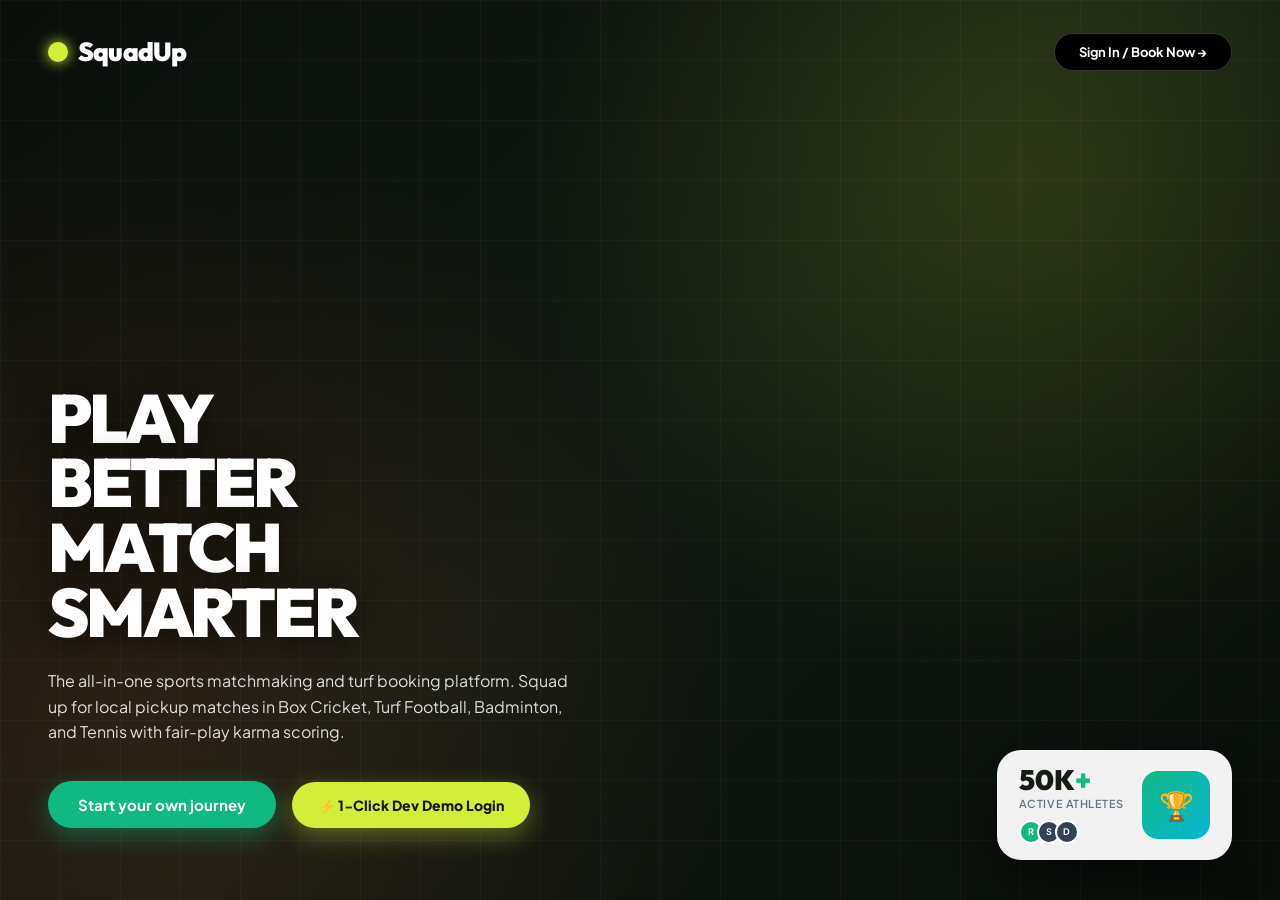
<file: index.html>
<!doctype html>
<html lang="en">
  <head>
    <meta charset="UTF-8" />
    <link rel="icon" type="image/svg+xml" href="data:image/svg+xml,<svg xmlns='http://www.w3.org/2000/svg' viewBox='0 0 100 100'><text y='.9em' font-size='90'>🎾</text></svg>" />
    <meta name="viewport" content="width=device-width, initial-scale=1.0" />
    <title>SquadUp — Sports Matchmaking & Turf Booking</title>
    <link rel="stylesheet" href="/style.css">
  </head>
  <body>
    <div id="app">

      <!-- ========================================== -->
      <!-- VIEW 0: HERO LANDING & AUTH (SquadUp)      -->
      <!-- ========================================== -->
      <div id="view-auth" class="hero-landing-wrapper">
        
        <!-- Floating Frosted Header -->
        <header class="hero-header">
          <div class="hero-brand">
            <div class="hero-brand-ball"></div>
            <span>SquadUp</span>
          </div>

          <button class="hero-auth-btn" id="hero-login-trigger-btn" onclick="toggleAuthModal(true)">
            <span>Sign In / Book Now &rarr;</span>
          </button>
        </header>

        <!-- Giant Editorial Hero Content -->
        <div class="hero-body-content">
          <h1 class="hero-massive-title">
            PLAY<br>
            BETTER<br>
            MATCH<br>
            SMARTER
          </h1>
          <p class="hero-subtitle">
            The all-in-one sports matchmaking and turf booking platform. Squad up for local pickup matches in Box Cricket, Turf Football, Badminton, and Tennis with fair-play karma scoring.
          </p>

          <div class="hero-cta-group">
            <button type="button" class="btn-coral-journey" onclick="toggleAuthModal(true)">
              Start your own journey
            </button>
            <button type="button" class="btn-lime-dev" id="quick-dev-login-btn">
              ⚡ 1-Click Dev Demo Login
            </button>
          </div>
        </div>

        <!-- Floating Proof Widget (Bottom Right) -->
        <div class="hero-proof-card">
          <div>
            <div class="proof-number">50K<span>+</span></div>
            <div class="proof-label">Active Athletes</div>
            <div class="proof-avatars-row">
              <div class="proof-avatar-dot">R</div>
              <div class="proof-avatar-dot">S</div>
              <div class="proof-avatar-dot">D</div>
            </div>
          </div>
          <div class="proof-thumb-preview">🏆</div>
        </div>

        <!-- Auth Popup Form Card (Opened on CTA) -->
        <div id="auth-modal-card" class="auth-popup-card">
          <div style="display: flex; align-items: center; justify-content: space-between; margin-bottom: 20px;">
            <div class="hero-brand" style="font-size: 20px;">
              <div class="hero-brand-ball"></div>
              <span>Turf Sign In</span>
            </div>
            <button type="button" class="topbar-round-btn" onclick="toggleAuthModal(false)">&times;</button>
          </div>

          <!-- Quick Dev Demo Login -->
          <button type="button" class="btn-lime-dev" id="popup-dev-login-btn" style="width: 100%; margin-bottom: 16px;">
            ⚡ 1-Click Dev Demo Login
          </button>

          <!-- Login Form -->
          <form id="login-form">
            <div style="margin-bottom: 14px;">
              <label style="font-size: 11px; font-weight: 700; color: #94A3B8; text-transform: uppercase;">Email Address</label>
              <input type="email" id="login-email" class="filter-pill-canvas" style="width: 100%; margin-top: 6px; border-radius: var(--radius-md); background: #0B100B; color: #FFF; border-color: rgba(255,255,255,0.15);" value="dev@example.com" required>
            </div>
            <div style="margin-bottom: 20px;">
              <label style="font-size: 11px; font-weight: 700; color: #94A3B8; text-transform: uppercase;">Password</label>
              <input type="password" id="login-password" class="filter-pill-canvas" style="width: 100%; margin-top: 6px; border-radius: var(--radius-md); background: #0B100B; color: #FFF; border-color: rgba(255,255,255,0.15);" value="devpassword123" required>
            </div>
            <button type="submit" class="btn-coral-journey" style="width: 100%; display: flex; align-items: center; justify-content: center; text-align: center;">Log In to Dashboard</button>
          </form>

          <!-- Register Form (Hidden by default) -->
          <form id="register-form" style="display: none;">
            <div style="margin-bottom: 12px;">
              <label style="font-size: 11px; font-weight: 700; color: #94A3B8; text-transform: uppercase;">Full Name</label>
              <input type="text" id="register-name" class="filter-pill-canvas" style="width: 100%; margin-top: 4px; border-radius: var(--radius-md); background: #0B100B; color: #FFF;" placeholder="Rajat Sharma" required>
            </div>
            <div style="margin-bottom: 12px;">
              <label style="font-size: 11px; font-weight: 700; color: #94A3B8; text-transform: uppercase;">Email</label>
              <input type="email" id="register-email" class="filter-pill-canvas" style="width: 100%; margin-top: 4px; border-radius: var(--radius-md); background: #0B100B; color: #FFF;" placeholder="rajat@example.com" required>
            </div>
            <div style="margin-bottom: 12px;">
              <label style="font-size: 11px; font-weight: 700; color: #94A3B8; text-transform: uppercase;">Password</label>
              <input type="password" id="register-password" class="filter-pill-canvas" style="width: 100%; margin-top: 4px; border-radius: var(--radius-md); background: #0B100B; color: #FFF;" placeholder="Min. 8 characters" required>
            </div>
            <div style="margin-bottom: 12px;">
              <label style="font-size: 11px; font-weight: 700; color: #94A3B8; text-transform: uppercase;">Skill Level</label>
              <select id="register-skill" class="filter-pill-canvas" style="width: 100%; margin-top: 4px; border-radius: var(--radius-md); background: #0B100B; color: #FFF;">
                <option value="Beginner">Beginner (Casual games)</option>
                <option value="Intermediate" selected>Intermediate (Regular player)</option>
                <option value="Advanced">Advanced (Competitive club level)</option>
              </select>
            </div>
            <div style="margin-bottom: 16px;">
              <label style="font-size: 11px; font-weight: 700; color: #94A3B8; text-transform: uppercase;">City</label>
              <select id="register-city" class="filter-pill-canvas" style="width: 100%; margin-top: 4px; border-radius: var(--radius-md); background: #0B100B; color: #FFF;">
                <option value="Mumbai" selected>Mumbai</option>
                <option value="Bangalore">Bangalore</option>
                <option value="Delhi">Delhi</option>
                <option value="Pune">Pune</option>
                <option value="Hyderabad">Hyderabad</option>
                <option value="Chennai">Chennai</option>
              </select>
            </div>
            <button type="submit" class="btn-coral-journey" style="width: 100%; display: flex; align-items: center; justify-content: center; text-align: center;">Create Account</button>
          </form>

          <div style="text-align: center; margin-top: 18px; font-size: 13px; color: #94A3B8;">
            <span id="auth-switch-text">Don't have an account?</span>
            <span id="auth-switch-btn" style="color: var(--primary-lime); font-weight: 700; cursor: pointer; margin-left: 6px;">Sign Up</span>
          </div>
        </div>
      </div>

      <!-- ========================================== -->
      <!-- VIEW 1: BENTO DASHBOARD ("SquadUp")        -->
      <!-- ========================================== -->
      <div id="main-app" class="match-app-layout" style="display: none;">
        
        <!-- Left Sleek Dark Sidebar -->
        <aside class="match-sidebar">
          <div>
            <div class="match-brand-logo">
              <div class="tennis-ball-icon"></div>
              <span>SquadUp</span>
            </div>

            <ul class="match-nav-list">
              <li>
                <a class="match-nav-item active" data-view="dashboard">
                  <svg fill="none" stroke="currentColor" viewBox="0 0 24 24"><rect x="3" y="3" width="7" height="9" rx="1"/><rect x="14" y="3" width="7" height="5" rx="1"/><rect x="14" y="12" width="7" height="9" rx="1"/><rect x="3" y="16" width="7" height="5" rx="1"/></svg>
                  <span>Dashboard</span>
                </a>
              </li>
              <li>
                <a class="match-nav-item" data-view="games">
                  <svg fill="none" stroke="currentColor" viewBox="0 0 24 24"><circle cx="12" cy="12" r="10"/><path d="M12 2a14.5 14.5 0 0 0 0 20 14.5 14.5 0 0 0 0-20"/><path d="M2 12h20"/></svg>
                  <span>Live Games</span>
                </a>
              </li>
              <li>
                <a class="match-nav-item" data-view="venues">
                  <svg fill="none" stroke="currentColor" viewBox="0 0 24 24"><path d="M21 10c0 7-9 13-9 13s-9-6-9-13a9 9 0 0 1 18 0z"/><circle cx="12" cy="10" r="3"/></svg>
                  <span>Turf Venues</span>
                </a>
              </li>
              <li>
                <a class="match-nav-item" data-view="teams">
                  <svg fill="none" stroke="currentColor" viewBox="0 0 24 24"><path d="M17 21v-2a4 4 0 0 0-4-4H5a4 4 0 0 0-4 4v2"/><circle cx="9" cy="7" r="4"/><path d="M23 21v-2a4 4 0 0 0-3-3.87"/></svg>
                  <span>Teams & Clubs</span>
                </a>
              </li>
              <li>
                <a class="match-nav-item" data-view="social">
                  <svg fill="none" stroke="currentColor" viewBox="0 0 24 24"><path d="M16 21v-2a4 4 0 0 0-4-4H6a4 4 0 0 0-4 4v2"/><circle cx="9" cy="7" r="4"/><path d="M22 21v-2a4 4 0 0 0-3-3.87"/><path d="M16 3.13a4 4 0 0 1 0 7.75"/></svg>
                  <span>Athletes Feed</span>
                </a>
              </li>
              <li>
                <a class="match-nav-item" data-view="profile">
                  <svg fill="none" stroke="currentColor" viewBox="0 0 24 24"><circle cx="12" cy="12" r="3"/><path d="M19.4 15a1.65 1.65 0 0 0 .33 1.82l.06.06a2 2 0 1 1-2.83 2.83l-.06-.06a1.65 1.65 0 0 0-1.82-.33 1.65 1.65 0 0 0-1 1.51V21a2 2 0 0 1-4 0v-.09A1.65 1.65 0 0 0 9 19.4a1.65 1.65 0 0 0-1.82.33l-.06.06a2 2 0 1 1 2.83-2.83l.06-.06a1.65 1.65 0 0 0 .33-1.82V9a1.65 1.65 0 0 0 1.51 1H21a2 2 0 0 1 0 4h-.09a1.65 1.65 0 0 0-1.51 1z"/></svg>
                  <span>My Profile</span>
                </a>
              </li>
            </ul>
          </div>

          <!-- Bottom Pro Card & Sign Out -->
          <div>
            <div class="sidebar-pro-card">
              <div class="tennis-ball-icon" style="margin: 0 auto 8px auto;"></div>
              <div class="sidebar-pro-title">Host a Match</div>
              <div class="sidebar-pro-desc">Launch an open lobby for local pickup players.</div>
              <button class="btn-lime-dev" style="font-size: 11px; padding: 6px 14px;" onclick="openHostGameModal()">+ Host Game</button>
            </div>

            <button id="logout-btn" style="width: 100%; background: transparent; border: none; color: rgba(255,255,255,0.4); font-weight: 700; font-size: 12px; margin-top: 16px; cursor: pointer; text-transform: uppercase;">
              Sign Out
            </button>
          </div>
        </aside>

        <!-- Main Matcha Bento Canvas -->
        <main class="match-main-canvas">

          <!-- Topbar with Welcome & Metrics -->
          <div class="match-topbar">
            <div>
              <h1 class="match-greeting-title" id="dash-greeting">Welcome Athlete!</h1>
              <div class="match-date-sub" id="dash-today-date">TODAY IS SATURDAY, 11TH NOVEMBER 2026</div>
            </div>

            <div class="match-topbar-pills">
              <!-- City Selector Dropdown -->
              <div style="background: #FFF; border-radius: var(--radius-full); padding: 4px 14px; display: flex; align-items: center; gap: 6px;">
                <span style="font-size: 12px; color: var(--text-dark-muted); font-weight: 700;">📍 CITY:</span>
                <select id="global-city-selector" style="border: none; background: transparent; font-weight: 800; font-size: 12px; color: var(--text-dark); outline: none; cursor: pointer;">
                  <option value="Mumbai">Mumbai</option>
                  <option value="Bangalore">Bangalore</option>
                  <option value="Delhi">Delhi</option>
                  <option value="Pune">Pune</option>
                  <option value="Hyderabad">Hyderabad</option>
                  <option value="Chennai">Chennai</option>
                </select>
              </div>

              <div class="stat-pill">
                <svg width="16" height="16" fill="none" stroke="currentColor" viewBox="0 0 24 24"><path d="M17 21v-2a4 4 0 0 0-4-4H5a4 4 0 0 0-4 4v2"/><circle cx="9" cy="7" r="4"/></svg>
                <span id="pill-followers">0 FOLLOWERS</span>
              </div>
              <div class="stat-pill">
                <svg width="16" height="16" fill="none" stroke="currentColor" viewBox="0 0 24 24"><polygon points="5 3 19 12 5 21 5 3"/></svg>
                <span id="pill-matches">0 MATCHES</span>
              </div>

              <!-- Action Icons -->
              <button class="topbar-round-btn" title="Search"><svg width="16" height="16" fill="none" stroke="currentColor" viewBox="0 0 24 24"><circle cx="11" cy="11" r="8"/><path d="M21 21l-4.35-4.35"/></svg></button>
              <button class="topbar-round-btn" title="Notifications"><svg width="16" height="16" fill="none" stroke="currentColor" viewBox="0 0 24 24"><path d="M18 8A6 6 0 0 0 6 8c0 7-3 9-3 9h18s-3-2-3-9M13.73 21a2 2 0 0 1-3.46 0"/></svg></button>
            </div>
          </div>

          <!-- Dynamic Views Container -->
          <div>

            <!-- ========================================== -->
            <!-- VIEW: DASHBOARD BENTO GRID                 -->
            <!-- ========================================== -->
            <div id="view-dashboard" class="hub-content-section active">
              <div class="bento-grid">
                
                <!-- 1. Left Vertical Athlete Showcase Card -->
                <div class="bento-athlete-card">
                  <div class="athlete-glass-overlay">
                    <div class="athlete-badge-header">
                      <div class="athlete-thumb" id="dash-avatar-letter">A</div>
                      <div>
                        <div class="athlete-name" id="dash-athlete-name">Athlete</div>
                        <div class="athlete-country" id="dash-athlete-city">🌐 MUMBAI, INDIA</div>
                      </div>
                    </div>

                    <div class="athlete-meta-grid">
                      <div>Skill: <span id="dash-athlete-skill">Intermediate</span></div>
                      <div>Role: <span id="dash-athlete-role">Pro Player</span></div>
                      <div>Karma: <span id="dash-athlete-karma" style="color: #D97706;">⚡ 5.0 / 5.0</span></div>
                      <div>Circuit: <span>Turf Champions</span></div>
                    </div>
                  </div>
                </div>

                <!-- 2. Top Center/Right: My Next Match VS Card -->
                <div class="bento-next-match">
                  <div class="match-header-row">
                    <h3>My Next Match</h3>
                    <div class="match-date-badge">
                      <svg width="14" height="14" fill="none" stroke="currentColor" viewBox="0 0 24 24"><rect x="3" y="4" width="18" height="18" rx="2" ry="2"/><line x1="16" y1="2" x2="16" y2="6"/><line x1="8" y1="2" x2="8" y2="6"/><line x1="3" y1="10" x2="21" y2="10"/></svg>
                      <span id="next-match-date">READY TO COMPETE</span>
                    </div>
                  </div>

                  <div class="match-versus-row">
                    <div class="vs-fighter-card player1">
                      <div style="font-weight: 800; font-size: 16px;" id="vs-fighter-1">Open Match Lobbies</div>
                      <div style="font-size: 11px; color: var(--primary-lime); font-weight: 700;">FIND PICKUP PLAYERS</div>
                    </div>

                    <div class="vs-badge-circle">VS</div>

                    <div class="vs-fighter-card player2">
                      <div style="font-weight: 800; font-size: 16px;" id="vs-fighter-2">Ready to Play</div>
                      <div style="font-size: 11px; color: #F59E0B; font-weight: 700;">HOST A MATCH</div>
                    </div>
                  </div>

                  <div style="display: flex; gap: 10px; margin-top: 16px;">
                    <button class="btn-lime-dev" style="flex: 1; font-size: 12px;" onclick="switchView('games')">View Match Lobbies</button>
                    <button class="btn-coral-journey" style="padding: 8px 18px; font-size: 12px;" onclick="openHostGameModal()">+ Host Match</button>
                  </div>
                </div>

                <!-- 3. Middle Left: Latest Scores Card -->
                <div class="bento-scores-card">
                  <div style="display: flex; align-items: center; justify-content: space-between;">
                    <h3 style="font-size: 18px; font-weight: 800;">Latest Scores</h3>
                    <span style="font-size: 11px; font-weight: 700; text-transform: uppercase; color: var(--text-dark-muted); cursor: pointer;" onclick="switchView('games')">VIEW ALL &rarr;</span>
                  </div>

                  <div class="score-tabs">
                    <button class="score-tab-pill active">Cricket</button>
                    <button class="score-tab-pill">Football</button>
                    <button class="score-tab-pill">Badminton</button>
                  </div>

                  <div class="live-score-box" id="live-score-box-container">
                    <div>
                      <div style="font-weight: 800; font-size: 13px;" id="live-score-title">⚡ PICKUP MATCHES</div>
                      <div style="font-size: 11px; color: var(--text-dark-muted);" id="live-score-sub">Play your first match to record scores!</div>
                    </div>
                    <span style="background: #141C12; color: var(--primary-lime); padding: 4px 10px; border-radius: var(--radius-full); font-size: 11px; font-weight: 800;" id="live-score-tag">NEW ROSTER</span>
                  </div>
                </div>

                <!-- 4. Middle Right: Statistic Card -->
                <div class="bento-stat-card">
                  <div class="stat-subtext">Career Performance</div>
                  <div class="stat-big-number" id="stat-big-wins">0 Matches</div>
                  <div style="font-size: 13px; font-weight: 700; color: var(--primary-lime);" id="stat-ratio-text">[ Ready to Compete ]</div>
                </div>

                <!-- 5. Bottom Row Breakdown Pills -->
                <div class="bento-bottom-row">
                  <div class="win-pill-card">
                    <div>
                      <div class="win-pill-title">Box Cricket Matches</div>
                      <div class="win-pill-count" id="wins-singles">0 Matches</div>
                    </div>
                    <div class="tennis-ball-icon"></div>
                  </div>

                  <div class="win-pill-card">
                    <div>
                      <div class="win-pill-title">Turf Football 5v5</div>
                      <div class="win-pill-count" id="wins-doubles">0 Matches</div>
                    </div>
                    <div class="tennis-ball-icon"></div>
                  </div>

                  <div class="win-pill-card">
                    <div>
                      <div class="win-pill-title">Badminton & Tennis</div>
                      <div class="win-pill-count" id="wins-mixed">0 Matches</div>
                    </div>
                    <div class="tennis-ball-icon"></div>
                  </div>
                </div>

              </div>
            </div>

            <!-- ========================================== -->
            <!-- VIEW: LIVE GAMES LOOP                      -->
            <!-- ========================================== -->
            <div id="view-games" class="hub-content-section">
              <div style="display: flex; align-items: center; justify-content: space-between; margin-bottom: 24px;">
                <div>
                  <h2 style="font-size: 26px; font-weight: 900;">Live Matches Loop</h2>
                  <p style="color: var(--text-dark-muted); font-size: 13px;">Find active game lobbies or host your own pickup match.</p>
                </div>
                <button class="btn-coral-journey" onclick="openHostGameModal()">+ Host a Match Lobby</button>
              </div>

              <!-- Filter Pills -->
              <div style="display: flex; gap: 8px; margin-bottom: 24px; overflow-x: auto;" id="games-sport-filters">
                <button class="filter-pill-canvas active" data-sport="">All Sports</button>
                <button class="filter-pill-canvas" data-sport="Football">⚽ Football</button>
                <button class="filter-pill-canvas" data-sport="Cricket">🏏 Cricket</button>
                <button class="filter-pill-canvas" data-sport="Badminton">🏸 Badminton</button>
                <button class="filter-pill-canvas" data-sport="Basketball">🏀 Basketball</button>
                <button class="filter-pill-canvas" data-sport="Tennis">🎾 Tennis</button>
              </div>

              <div id="games-grid-container" style="display: grid; grid-template-columns: repeat(auto-fill, minmax(300px, 1fr)); gap: 20px;"></div>
            </div>

            <!-- ========================================== -->
            <!-- VIEW: TURF VENUES & BOOKINGS               -->
            <!-- ========================================== -->
            <div id="view-venues" class="hub-content-section">
              <div style="display: flex; align-items: center; justify-content: space-between; margin-bottom: 24px;">
                <div>
                  <h2 style="font-size: 26px; font-weight: 900;">Turf Arenas & Booking</h2>
                  <p style="color: var(--text-dark-muted); font-size: 13px;">Discover licensed courts and book slots with double-booking lock protection.</p>
                </div>
                <div style="display: flex; gap: 10px;">
                  <button class="btn-lime-dev" onclick="openHostGameModal()">+ Host a Match</button>
                  <button class="btn-coral-journey" id="btn-register-venue" style="display: none;" onclick="openCreateVenueModal()">+ Register Arena</button>
                </div>
              </div>

              <div id="venues-grid-container" style="display: grid; grid-template-columns: repeat(auto-fill, minmax(320px, 1fr)); gap: 20px;"></div>

              <div class="hub-card" style="margin-top: 32px;">
                <h3 style="font-size: 18px; margin-bottom: 16px;">My Active Court Reservations</h3>
                <div id="my-bookings-container"></div>
              </div>
            </div>

            <!-- ========================================== -->
            <!-- VIEW: TEAMS & CLUBS                        -->
            <!-- ========================================== -->
            <div id="view-teams" class="hub-content-section">
              <div style="display: flex; align-items: center; justify-content: space-between; margin-bottom: 24px;">
                <div>
                  <h2 style="font-size: 26px; font-weight: 900;">Teams & Sports Clubs</h2>
                  <p style="color: var(--text-dark-muted); font-size: 13px;">Manage clubs, roster captains, and squad pickups.</p>
                </div>
                <button class="btn-coral-journey" onclick="openCreateTeamModal()">+ Create Team Club</button>
              </div>

              <div id="teams-grid-container" style="display: grid; grid-template-columns: repeat(auto-fill, minmax(300px, 1fr)); gap: 20px;"></div>
            </div>

            <!-- ========================================== -->
            <!-- VIEW: ATHLETES SOCIAL FEED                 -->
            <!-- ========================================== -->
            <div id="view-social" class="hub-content-section">
              <div style="display: flex; align-items: center; justify-content: space-between; margin-bottom: 24px;">
                <div>
                  <h2 style="font-size: 26px; font-weight: 900;">Athletes Social Network</h2>
                  <p style="color: var(--text-dark-muted); font-size: 13px;">Connect with players, discover teammates, and track game invites.</p>
                </div>
              </div>

              <div style="display: grid; grid-template-columns: 1fr 1fr; gap: 20px;">
                <div class="hub-card">
                  <h3 style="font-size: 18px; margin-bottom: 16px;">Discover Athletes</h3>
                  <div id="athletes-directory-container"></div>
                </div>
                <div class="hub-card">
                  <h3 style="font-size: 18px; margin-bottom: 16px;">Network Activity</h3>
                  <div id="social-activity-feed"></div>
                </div>
              </div>
            </div>

            <!-- ========================================== -->
            <!-- VIEW: MY PROFILE & SETTINGS                -->
            <!-- ========================================== -->
            <div id="view-profile" class="hub-content-section">
              <div style="display: flex; align-items: center; justify-content: space-between; margin-bottom: 24px;">
                <div>
                  <h2 style="font-size: 26px; font-weight: 900;">Athlete Profile & Karma</h2>
                  <p style="color: var(--text-dark-muted); font-size: 13px;">Update your sport skills, location, and fair-play rating.</p>
                </div>
              </div>

              <div style="display: grid; grid-template-columns: 1fr 1fr; gap: 20px;">
                <div class="hub-card">
                  <h3 style="font-size: 18px; margin-bottom: 16px;">Edit Profile</h3>
                  <form id="profile-edit-form">
                    <div style="margin-bottom: 14px;">
                      <label style="font-size: 12px; font-weight: 700; color: var(--text-dark-muted);">FULL NAME</label>
                      <input type="text" id="prof-name" class="filter-pill-canvas" style="width: 100%; margin-top: 6px; border-radius: var(--radius-md);" required>
                    </div>
                    <div style="margin-bottom: 14px;">
                      <label style="font-size: 12px; font-weight: 700; color: var(--text-dark-muted);">SKILL LEVEL</label>
                      <select id="prof-skill" class="filter-pill-canvas" style="width: 100%; margin-top: 6px; border-radius: var(--radius-md);" required>
                        <option value="Beginner">Beginner</option>
                        <option value="Intermediate">Intermediate</option>
                        <option value="Advanced">Advanced</option>
                      </select>
                    </div>
                    <div style="margin-bottom: 20px;">
                      <label style="font-size: 12px; font-weight: 700; color: var(--text-dark-muted);">PRIMARY CITY</label>
                      <input type="text" id="prof-city" class="filter-pill-canvas" style="width: 100%; margin-top: 6px; border-radius: var(--radius-md);" required>
                    </div>
                    <button type="submit" class="btn-coral-journey" style="width: 100%;">Save Changes</button>
                  </form>
                </div>

                <div class="bento-stat-card">
                  <div class="stat-subtext">Player Karma Standing</div>
                  <div class="stat-big-number" id="prof-karma-big">⚡ 5.0</div>
                  <div style="font-size: 13px; font-weight: 700; color: var(--primary-lime); margin-top: 6px;">[ Exceptional Sportsmanship ]</div>
                  <div style="font-size: 11px; color: rgba(255,255,255,0.6); margin-top: 10px; max-width: 280px;">Rated by match hosts and peer athletes after completed games.</div>
                </div>
              </div>
            </div>

          </div>
        </main>
      </div>

      <!-- ========================================== -->
      <!-- FLOATING / DRAWER LIVE GAME CHAT           -->
      <!-- ========================================== -->
      <div id="chat-drawer" style="position: fixed; bottom: 24px; right: 24px; width: 360px; height: 500px; background: #141C12; border: 1px solid rgba(255,255,255,0.1); border-radius: var(--radius-xl); box-shadow: 0 20px 50px rgba(0,0,0,0.6); z-index: 80; display: none; flex-direction: column; overflow: hidden;">
        <div style="padding: 16px; background: rgba(255,255,255,0.04); border-bottom: 1px solid rgba(255,255,255,0.06); display: flex; align-items: center; justify-content: space-between;">
          <div style="display: flex; align-items: center; gap: 10px;">
            <div class="tennis-ball-icon" style="width: 14px; height: 14px;"></div>
            <div>
              <div style="font-weight: 800; font-size: 14px; color: #FFF;" id="chat-game-title">Lobby Chat</div>
              <div style="font-size: 11px; color: var(--primary-lime);">● Live WebSocket</div>
            </div>
          </div>
          <button type="button" class="topbar-round-btn" style="width: 30px; height: 30px;" onclick="closeChatDrawer()">&times;</button>
        </div>

        <div id="chat-messages-box" style="flex: 1; overflow-y: auto; padding: 16px; display: flex; flex-direction: column; gap: 10px;"></div>

        <form id="chat-send-form" style="padding: 12px; border-top: 1px solid rgba(255,255,255,0.06); display: flex; gap: 8px;">
          <input type="text" id="chat-input-field" class="filter-pill-canvas" style="flex: 1; background: #0A0E0A; color: #FFF; border-radius: var(--radius-full); padding: 8px 16px;" placeholder="Message team..." autocomplete="off" required>
          <button type="submit" class="btn-lime-dev" style="padding: 8px 16px; font-size: 12px;">Send</button>
        </form>
      </div>

      <!-- ========================================== -->
      <!-- MODALS: HOST GAME, BOOK TURF, RATE GAME    -->
      <!-- ========================================== -->
      <div id="modal-create-game" class="auth-popup-card" style="max-width: 480px;">
        <div style="display: flex; align-items: center; justify-content: space-between; margin-bottom: 18px;">
          <h2 style="font-size: 20px; font-weight: 800; color: #FFF;">Host a Match Lobby</h2>
          <button type="button" class="topbar-round-btn" onclick="closeModal('modal-create-game')">&times;</button>
        </div>
        <form id="create-game-form">
          <div style="display: grid; grid-template-columns: 1fr 1fr; gap: 12px; margin-bottom: 12px;">
            <div>
              <label style="font-size: 11px; font-weight: 700; color: #94A3B8; text-transform: uppercase;">Sport</label>
              <select id="game-sport" class="filter-pill-canvas" style="width: 100%; margin-top: 4px; border-radius: var(--radius-md); background: #0B100B; color: #FFF;">
                <option value="Football">⚽ Football</option>
                <option value="Cricket">🏏 Cricket</option>
                <option value="Badminton">🏸 Badminton</option>
                <option value="Basketball">🏀 Basketball</option>
                <option value="Tennis">🎾 Tennis</option>
              </select>
            </div>
            <div>
              <label style="font-size: 11px; font-weight: 700; color: #94A3B8; text-transform: uppercase;">City</label>
              <select id="game-city" class="filter-pill-canvas" style="width: 100%; margin-top: 4px; border-radius: var(--radius-md); background: #0B100B; color: #FFF;" onchange="handleModalCityChange(this.value)">
                <option value="Bangalore">Bangalore</option>
                <option value="Mumbai">Mumbai</option>
                <option value="Delhi">Delhi</option>
                <option value="Pune">Pune</option>
                <option value="Hyderabad">Hyderabad</option>
                <option value="Chennai">Chennai</option>
              </select>
            </div>
          </div>

          <div style="margin-bottom: 12px;">
            <label style="font-size: 11px; font-weight: 700; color: #94A3B8; text-transform: uppercase;">Venue Arena (Optional)</label>
            <select id="game-venue-id" class="filter-pill-canvas" style="width: 100%; margin-top: 4px; border-radius: var(--radius-md); background: #0B100B; color: #FFF;">
              <option value="">No Arena / Street pickup</option>
            </select>
          </div>

          <!-- Schedule Card (Date Blocks & Slot Blocks) -->
          <div style="background: rgba(255,255,255,0.04); border: 1px solid rgba(255,255,255,0.08); border-radius: var(--radius-md); padding: 14px; margin-bottom: 12px;">
            <div style="margin-bottom: 12px;">
              <label style="font-size: 10px; font-weight: 800; color: #94A3B8; text-transform: uppercase; margin-bottom: 6px; display: block;">Select Match Date</label>
              <div class="date-blocks-carousel" id="game-date-carousel"></div>
              <input type="hidden" id="game-date" required>
            </div>
            <div>
              <label style="font-size: 10px; font-weight: 800; color: #94A3B8; text-transform: uppercase; margin-bottom: 6px; display: block;">Available Match Slots</label>
              <div class="slots-block-grid" id="game-slot-grid"></div>
              <input type="hidden" id="game-start-time" value="16:00">
              <input type="hidden" id="game-end-time" value="17:00">
            </div>
          </div>

          <div style="display: grid; grid-template-columns: 1fr 1fr; gap: 12px; margin-bottom: 18px;">
            <div>
              <label style="font-size: 11px; font-weight: 700; color: #94A3B8; text-transform: uppercase;">Skill Level</label>
              <select id="game-skill-level" class="filter-pill-canvas" style="width: 100%; margin-top: 4px; border-radius: var(--radius-md); background: #0B100B; color: #FFF;">
                <option value="All Levels">All Levels (Open Pickup)</option>
                <option value="Beginner">Beginner Only</option>
                <option value="Intermediate" selected>Intermediate</option>
                <option value="Advanced">Advanced (Competitive)</option>
              </select>
            </div>
            <div>
              <label style="font-size: 11px; font-weight: 700; color: #94A3B8; text-transform: uppercase;">Max Players</label>
              <input type="number" id="game-max-players" class="filter-pill-canvas" style="width: 100%; margin-top: 4px; border-radius: var(--radius-md); background: #0B100B; color: #FFF;" value="4" min="2" max="30" required>
            </div>
          </div>

          <button type="submit" class="btn-coral-journey" style="width: 100%;">Launch Match Lobby</button>
        </form>
      </div>

      <!-- Book Turf Modal -->
      <div id="modal-book-venue" class="auth-popup-card" style="max-width: 500px;">
        <div style="display: flex; align-items: center; justify-content: space-between; margin-bottom: 18px;">
          <div>
            <h2 style="font-size: 20px; font-weight: 800; color: #FFF;" id="book-venue-name">Book Court</h2>
            <div style="font-size: 12px; color: var(--primary-lime);" id="book-venue-rate">₹1,500 / hr</div>
          </div>
          <button type="button" class="topbar-round-btn" onclick="closeModal('modal-book-venue')">&times;</button>
        </div>
        <form id="book-venue-form">
          <input type="hidden" id="book-venue-id">

          <!-- Date Blocks Strip -->
          <div style="margin-bottom: 12px;">
            <label style="font-size: 10px; font-weight: 800; color: #94A3B8; text-transform: uppercase; margin-bottom: 6px; display: block;">Select Date</label>
            <div class="date-blocks-carousel" id="book-date-carousel"></div>
            <input type="hidden" id="book-date" required>
          </div>

          <!-- Available Slots Blocks -->
          <div style="margin-bottom: 14px;">
            <label style="font-size: 10px; font-weight: 800; color: #94A3B8; text-transform: uppercase; margin-bottom: 6px; display: block;">Available Slots</label>
            <div class="slots-block-grid" id="book-slot-grid"></div>
            <input type="hidden" id="book-start-time" value="16:00">
            <input type="hidden" id="book-end-time" value="17:00">
          </div>

          <!-- Bottom Booking Summary Card (Playspots format) -->
          <div class="booking-summary-bar">
            <div class="booking-summary-header" id="book-summary-date-header">Wed, 02 September 2026</div>
            <div class="booking-time-split">
              <div class="time-col">
                <div class="time-label">From</div>
                <div class="time-val" id="book-summary-from">04:00 PM</div>
              </div>
              <div class="time-col">
                <div class="time-label">To</div>
                <div class="time-val" id="book-summary-to">05:00 PM</div>
              </div>
            </div>
            <div class="booking-bottom-action-row">
              <div class="booking-price-tag">
                <div class="price-label">Slot Price</div>
                <div class="price-val" id="book-total-amount">₹1,500</div>
              </div>
              <button type="submit" class="btn-book-confirm">Book Now</button>
            </div>
          </div>
        </form>
      </div>

      <!-- Register Arena Modal -->
      <div id="modal-create-venue" class="auth-popup-card" style="max-width: 480px;">
        <div style="display: flex; align-items: center; justify-content: space-between; margin-bottom: 18px;">
          <h2 style="font-size: 20px; font-weight: 800; color: #FFF;">Register Arena</h2>
          <button type="button" class="topbar-round-btn" onclick="closeModal('modal-create-venue')">&times;</button>
        </div>
        <form id="create-venue-form">
          <div style="margin-bottom: 12px;">
            <label style="font-size: 11px; font-weight: 700; color: #94A3B8; text-transform: uppercase;">Arena Name</label>
            <input type="text" id="venue-name" class="filter-pill-canvas" style="width: 100%; margin-top: 4px; border-radius: var(--radius-md); background: #0B100B; color: #FFF;" placeholder="Novex Padel Arena" required>
          </div>
          <div style="margin-bottom: 12px;">
            <label style="font-size: 11px; font-weight: 700; color: #94A3B8; text-transform: uppercase;">Address</label>
            <input type="text" id="venue-address" class="filter-pill-canvas" style="width: 100%; margin-top: 4px; border-radius: var(--radius-md); background: #0B100B; color: #FFF;" placeholder="Andheri West" required>
          </div>
          <div style="margin-bottom: 12px;">
            <label style="font-size: 11px; font-weight: 700; color: #94A3B8; text-transform: uppercase;">City</label>
            <input type="text" id="venue-city" class="filter-pill-canvas" style="width: 100%; margin-top: 4px; border-radius: var(--radius-md); background: #0B100B; color: #FFF;" value="Mumbai" required>
          </div>
          <div style="margin-bottom: 12px;">
            <label style="font-size: 11px; font-weight: 700; color: #94A3B8; text-transform: uppercase;">Sports (comma-separated)</label>
            <input type="text" id="venue-sports" class="filter-pill-canvas" style="width: 100%; margin-top: 4px; border-radius: var(--radius-md); background: #0B100B; color: #FFF;" value="Tennis, Padel, Football" required>
          </div>
          <div style="margin-bottom: 18px;">
            <label style="font-size: 11px; font-weight: 700; color: #94A3B8; text-transform: uppercase;">Hourly Rate (₹)</label>
            <input type="number" id="venue-rate" class="filter-pill-canvas" style="width: 100%; margin-top: 4px; border-radius: var(--radius-md); background: #0B100B; color: #FFF;" value="1500" required>
          </div>
          <button type="submit" class="btn-coral-journey" style="width: 100%;">Register Venue</button>
        </form>
      </div>

      <!-- Create Team Modal -->
      <div id="modal-create-team" class="auth-popup-card" style="max-width: 480px;">
        <div style="display: flex; align-items: center; justify-content: space-between; margin-bottom: 18px;">
          <h2 style="font-size: 20px; font-weight: 800; color: #FFF;">Create Sports Club</h2>
          <button type="button" class="topbar-round-btn" onclick="closeModal('modal-create-team')">&times;</button>
        </div>
        <form id="create-team-form">
          <div style="margin-bottom: 12px;">
            <label style="font-size: 11px; font-weight: 700; color: #94A3B8; text-transform: uppercase;">Team Name</label>
            <input type="text" id="team-name" class="filter-pill-canvas" style="width: 100%; margin-top: 4px; border-radius: var(--radius-md); background: #0B100B; color: #FFF;" placeholder="Mumbai Strikers Club" required>
          </div>
          <div style="margin-bottom: 18px;">
            <label style="font-size: 11px; font-weight: 700; color: #94A3B8; text-transform: uppercase;">Description</label>
            <input type="text" id="team-desc" class="filter-pill-canvas" style="width: 100%; margin-top: 4px; border-radius: var(--radius-md); background: #0B100B; color: #FFF;" placeholder="Weekly pro tournament & pickup club.">
          </div>
          <button type="submit" class="btn-coral-journey" style="width: 100%;">Register Team Club</button>
        </form>
      </div>

      <!-- Rate Match Karma Modal -->
      <div id="modal-rate-game" class="auth-popup-card" style="max-width: 480px;">
        <div style="display: flex; align-items: center; justify-content: space-between; margin-bottom: 18px;">
          <h2 style="font-size: 20px; font-weight: 800; color: #FFF;">Rate Sportsmanship</h2>
          <button type="button" class="topbar-round-btn" onclick="closeModal('modal-rate-game')">&times;</button>
        </div>
        <form id="rate-game-form">
          <input type="hidden" id="rate-game-id">
          <div style="margin-bottom: 12px;">
            <label style="font-size: 11px; font-weight: 700; color: #94A3B8; text-transform: uppercase;">Player</label>
            <select id="rate-player-select" class="filter-pill-canvas" style="width: 100%; margin-top: 4px; border-radius: var(--radius-md); background: #0B100B; color: #FFF;" required></select>
          </div>
          <div style="margin-bottom: 12px;">
            <label style="font-size: 11px; font-weight: 700; color: #94A3B8; text-transform: uppercase;">Sportsmanship Score</label>
            <select id="rate-score-select" class="filter-pill-canvas" style="width: 100%; margin-top: 4px; border-radius: var(--radius-md); background: #0B100B; color: #FFF;" required>
              <option value="5">⭐⭐⭐⭐⭐ (5/5) Exceptional Fair Play</option>
              <option value="4">⭐⭐⭐⭐ (4/5) Great Teammate</option>
              <option value="3">⭐⭐⭐ (3/5) Fair Game</option>
            </select>
          </div>
          <div style="margin-bottom: 18px;">
            <label style="font-size: 11px; font-weight: 700; color: #94A3B8; text-transform: uppercase;">Comment</label>
            <input type="text" id="rate-comment-input" class="filter-pill-canvas" style="width: 100%; margin-top: 4px; border-radius: var(--radius-md); background: #0B100B; color: #FFF;" placeholder="Great agility and fair player!">
          </div>
          <button type="submit" class="btn-coral-journey" style="width: 100%;">Submit Karma Score</button>
        </form>
      </div>

      <!-- Toast Holder -->
      <div class="toast-container" id="toast-holder"></div>

    </div>

    <script type="module" src="/app.js?t=1788339500"></script>
  </body>
</html>
</file>
<file: style.css>
/* 
 * ====================================================================
 * Turf Platform — Editorial Sports Bento Design System
 * (Deep Obsidian, Warm Olive Matcha Canvas, Electric Lime & Sunset Coral)
 * ====================================================================
 */

@import url('https://fonts.googleapis.com/css2?family=Outfit:wght@400;500;600;700;800;900&family=Plus+Jakarta+Sans:wght@300;400;500;600;700;800&display=swap');

:root {
  /* Colors */
  --bg-dark: #0A0F0B;
  --bg-sidebar: #070D08;
  --bg-canvas: #E5ECD9;
  --bg-canvas-card: #FFFFFF;
  --bg-canvas-card-accent: #C7D9AB;
  
  --primary-lime: #D2EE38;
  --primary-lime-glow: rgba(210, 238, 56, 0.35);
  
  /* Turf Emerald Green Accent */
  --primary-emerald: #10B981;
  --primary-emerald-hover: #059669;
  --primary-emerald-glow: rgba(16, 185, 129, 0.4);

  --primary-coral: #10B981;
  --primary-coral-hover: #059669;
  --primary-coral-glow: rgba(16, 185, 129, 0.4);

  --accent-matcha: #C5D8A9;
  --accent-dark-card: #121A13;
  --accent-turf-green: #10B981;

  --text-dark: #0F1710;
  --text-dark-muted: #52664D;
  --text-light: #F8FAFC;
  --text-light-muted: #94A3B8;

  --border-light: rgba(0, 0, 0, 0.08);
  --border-dark: rgba(255, 255, 255, 0.08);
  --border-lime: rgba(210, 238, 56, 0.3);

  --font-display: 'Outfit', -apple-system, BlinkMacSystemFont, sans-serif;
  --font-body: 'Plus Jakarta Sans', -apple-system, BlinkMacSystemFont, sans-serif;

  --radius-sm: 10px;
  --radius-md: 16px;
  --radius-lg: 24px;
  --radius-xl: 32px;
  --radius-full: 9999px;

  --glass-blur: blur(20px);
}

*, *::before, *::after {
  box-sizing: border-box;
  margin: 0;
  padding: 0;
}

body {
  background-color: var(--bg-dark);
  color: var(--text-light);
  font-family: var(--font-body);
  font-size: 14px;
  line-height: 1.5;
  min-height: 100vh;
  overflow-x: hidden;
  -webkit-font-smoothing: antialiased;
}

h1, h2, h3, h4, h5, h6 {
  font-family: var(--font-display);
  font-weight: 800;
  letter-spacing: -0.03em;
}

button, input, select, textarea {
  font-family: inherit;
  font-size: inherit;
}

/* ====================================================================
 * 1. HERO / LANDING SCREEN (Novex Courts Style)
 * ==================================================================== */
.hero-landing-wrapper {
  min-height: 100vh;
  width: 100%;
  position: relative;
  background: 
    radial-gradient(circle at 80% 20%, rgba(210, 238, 56, 0.15) 0%, transparent 40%),
    radial-gradient(circle at 10% 80%, rgba(255, 94, 58, 0.12) 0%, transparent 45%),
    linear-gradient(135deg, #090E0A 0%, #111A12 50%, #080D09 100%);
  display: flex;
  flex-direction: column;
  justify-content: space-between;
  padding: 32px 48px;
  overflow: hidden;
}

/* Grid Line Background Accents */
.hero-landing-wrapper::before {
  content: '';
  position: absolute;
  inset: 0;
  background-image: 
    linear-gradient(rgba(255, 255, 255, 0.03) 1px, transparent 1px),
    linear-gradient(90deg, rgba(255, 255, 255, 0.03) 1px, transparent 1px);
  background-size: 60px 60px;
  pointer-events: none;
}

.hero-header {
  position: relative;
  z-index: 10;
  display: flex;
  align-items: center;
  justify-content: space-between;
}

.hero-brand {
  font-family: var(--font-display);
  font-size: 26px;
  font-weight: 900;
  color: #FFF;
  letter-spacing: -0.03em;
  display: flex;
  align-items: center;
  gap: 10px;
}

.hero-brand-ball {
  width: 20px;
  height: 20px;
  border-radius: 50%;
  background: var(--primary-lime);
  box-shadow: 0 0 14px var(--primary-lime);
}

.hero-nav-pill {
  background: rgba(255, 255, 255, 0.08);
  backdrop-filter: var(--glass-blur);
  border: 1px solid rgba(255, 255, 255, 0.14);
  border-radius: var(--radius-full);
  padding: 6px 12px;
  display: flex;
  align-items: center;
  gap: 6px;
}

.hero-nav-item {
  padding: 8px 18px;
  border-radius: var(--radius-full);
  color: rgba(255, 255, 255, 0.8);
  font-size: 13px;
  font-weight: 600;
  cursor: pointer;
  transition: all 0.2s ease;
  background: transparent;
  border: none;
}

.hero-nav-item:hover, .hero-nav-item.active {
  background: rgba(255, 255, 255, 0.16);
  color: #FFF;
}

.hero-auth-btn {
  background: #000;
  color: #FFF;
  padding: 10px 24px;
  border-radius: var(--radius-full);
  font-weight: 700;
  font-size: 13px;
  border: 1px solid rgba(255, 255, 255, 0.2);
  cursor: pointer;
  display: flex;
  align-items: center;
  gap: 8px;
  transition: all 0.2s ease;
}

.hero-auth-btn:hover {
  background: var(--primary-coral);
  border-color: var(--primary-coral);
  box-shadow: 0 0 20px var(--primary-coral-glow);
}

.hero-body-content {
  position: relative;
  z-index: 10;
  max-width: 680px;
  margin: 60px 0 40px 0;
}

.hero-massive-title {
  font-size: 68px;
  line-height: 0.95;
  text-transform: uppercase;
  color: #FFF;
  font-weight: 900;
  margin-bottom: 24px;
  letter-spacing: -0.04em;
  text-shadow: 0 4px 30px rgba(0,0,0,0.6);
}

.hero-subtitle {
  font-size: 16px;
  color: rgba(255, 255, 255, 0.85);
  line-height: 1.6;
  margin-bottom: 36px;
  max-width: 520px;
}

.hero-cta-group {
  display: flex;
  align-items: center;
  gap: 16px;
  flex-wrap: wrap;
}

.btn-coral-journey {
  background: var(--primary-coral);
  color: #FFF;
  padding: 14px 30px;
  border-radius: var(--radius-full);
  font-weight: 700;
  font-size: 15px;
  border: none;
  cursor: pointer;
  box-shadow: 0 8px 24px var(--primary-coral-glow);
  transition: all 0.25s ease;
  display: inline-flex;
  align-items: center;
  gap: 10px;
}

.btn-coral-journey:hover {
  background: var(--primary-coral-hover);
  transform: translateY(-2px);
  box-shadow: 0 12px 32px var(--primary-coral-glow);
}

.btn-lime-dev {
  background: var(--primary-lime);
  color: #121812;
  padding: 14px 26px;
  border-radius: var(--radius-full);
  font-weight: 800;
  font-size: 14px;
  border: none;
  cursor: pointer;
  box-shadow: 0 8px 24px var(--primary-lime-glow);
  transition: all 0.25s ease;
  display: inline-flex;
  align-items: center;
  gap: 8px;
}

.btn-lime-dev:hover {
  transform: translateY(-2px);
  box-shadow: 0 12px 32px var(--primary-lime-glow);
}

/* Floating Proof Card */
.hero-proof-card {
  position: absolute;
  bottom: 40px;
  right: 48px;
  z-index: 10;
  background: rgba(255, 255, 255, 0.95);
  color: #141C12;
  border-radius: var(--radius-lg);
  padding: 16px 22px;
  display: flex;
  align-items: center;
  gap: 18px;
  box-shadow: 0 20px 40px rgba(0, 0, 0, 0.4);
  backdrop-filter: blur(20px);
}

.proof-number {
  font-family: var(--font-display);
  font-size: 28px;
  font-weight: 900;
  line-height: 1;
  color: #141C12;
}

.proof-number span {
  color: var(--primary-coral);
}

.proof-label {
  font-size: 11px;
  color: #64748B;
  font-weight: 600;
  text-transform: uppercase;
  letter-spacing: 0.05em;
  margin-top: 2px;
}

.proof-avatars-row {
  display: flex;
  margin-top: 8px;
}

.proof-avatar-dot {
  width: 24px;
  height: 24px;
  border-radius: 50%;
  background: #334155;
  border: 2px solid #FFF;
  margin-left: -6px;
  font-size: 9px;
  color: #FFF;
  display: flex;
  align-items: center;
  justify-content: center;
  font-weight: 700;
}

.proof-avatar-dot:first-child {
  margin-left: 0;
  background: var(--primary-coral);
}

.proof-thumb-preview {
  width: 68px;
  height: 68px;
  border-radius: var(--radius-md);
  background: linear-gradient(135deg, #10B981, #06B6D4);
  display: flex;
  align-items: center;
  justify-content: center;
  font-size: 28px;
}

/* Modal Auth Popover */
.auth-popup-card {
  position: absolute;
  top: 50%;
  left: 50%;
  transform: translate(-50%, -50%);
  width: 100%;
  max-width: 440px;
  background: #131A13;
  border: 1px solid var(--border-dark);
  border-radius: var(--radius-xl);
  padding: 36px;
  box-shadow: 0 24px 60px rgba(0, 0, 0, 0.85);
  z-index: 50;
  display: none;
}

.auth-popup-card.open {
  display: block;
  animation: popIn 0.25s cubic-bezier(0.16, 1, 0.3, 1);
}

@keyframes popIn {
  from { opacity: 0; transform: translate(-50%, -46%); }
  to { opacity: 1; transform: translate(-50%, -50%); }
}

/* ====================================================================
 * 2. SQUADUP BENTO DASHBOARD
 * ==================================================================== */
.match-app-layout {
  display: flex;
  min-height: 100vh;
  background-color: var(--bg-dark);
  padding: 16px;
  gap: 16px;
}

.match-sidebar {
  width: 230px;
  background: var(--bg-sidebar);
  border-radius: var(--radius-xl);
  padding: 24px 18px;
  display: flex;
  flex-direction: column;
  justify-content: space-between;
  border: 1px solid rgba(255, 255, 255, 0.04);
}

.match-brand-logo {
  display: flex;
  align-items: center;
  gap: 10px;
  font-family: var(--font-display);
  font-size: 18px;
  font-weight: 900;
  letter-spacing: -0.02em;
  color: #FFF;
  padding: 0 8px 24px 8px;
  border-bottom: 1px solid rgba(255, 255, 255, 0.06);
}

.tennis-ball-icon {
  width: 20px;
  height: 20px;
  border-radius: 50%;
  background: var(--primary-lime);
  box-shadow: 0 0 14px var(--primary-lime);
}

.match-nav-list {
  list-style: none;
  display: flex;
  flex-direction: column;
  gap: 6px;
  margin-top: 24px;
}

.match-nav-item {
  display: flex;
  align-items: center;
  gap: 12px;
  padding: 12px 14px;
  border-radius: var(--radius-md);
  color: rgba(255, 255, 255, 0.45);
  font-size: 12px;
  font-weight: 700;
  letter-spacing: 0.06em;
  text-transform: uppercase;
  cursor: pointer;
  transition: all 0.2s ease;
}

.match-nav-item svg {
  width: 16px;
  height: 16px;
  stroke-width: 2.2;
}

.match-nav-item:hover {
  color: #FFF;
  background: rgba(255, 255, 255, 0.04);
}

.match-nav-item.active {
  background: rgba(210, 238, 56, 0.12);
  color: var(--primary-lime);
  border-left: 3px solid var(--primary-lime);
}

.match-nav-item.active svg {
  color: var(--primary-lime);
}

.sidebar-pro-card {
  background: linear-gradient(135deg, rgba(210, 238, 56, 0.1), rgba(255, 255, 255, 0.03));
  border: 1px solid rgba(210, 238, 56, 0.2);
  border-radius: var(--radius-lg);
  padding: 16px;
  text-align: center;
}

.sidebar-pro-title {
  font-size: 12px;
  font-weight: 800;
  color: var(--primary-lime);
  text-transform: uppercase;
  margin-bottom: 4px;
}

.sidebar-pro-desc {
  font-size: 11px;
  color: var(--text-light-muted);
  margin-bottom: 12px;
}

/* ====================================================================
 * Main Bento Canvas
 * ==================================================================== */
.match-main-canvas {
  flex: 1;
  background: var(--bg-canvas);
  border-radius: var(--radius-xl);
  padding: 32px;
  display: flex;
  flex-direction: column;
  color: var(--text-dark);
  overflow-y: auto;
}

.match-topbar {
  display: flex;
  align-items: center;
  justify-content: space-between;
  margin-bottom: 28px;
  flex-wrap: wrap;
  gap: 16px;
}

.match-greeting-title {
  font-size: 32px;
  font-weight: 900;
  color: var(--text-dark);
  line-height: 1.1;
}

.match-date-sub {
  font-size: 11px;
  font-weight: 700;
  text-transform: uppercase;
  letter-spacing: 0.08em;
  color: var(--text-dark-muted);
  margin-top: 4px;
}

.match-topbar-pills {
  display: flex;
  align-items: center;
  gap: 10px;
}

.stat-pill {
  background: #FFF;
  border-radius: var(--radius-full);
  padding: 8px 16px;
  display: flex;
  align-items: center;
  gap: 8px;
  font-size: 12px;
  font-weight: 700;
  color: var(--text-dark);
  box-shadow: 0 2px 8px rgba(0, 0, 0, 0.04);
}

.topbar-round-btn {
  width: 40px;
  height: 40px;
  border-radius: 50%;
  background: #FFF;
  border: none;
  display: flex;
  align-items: center;
  justify-content: center;
  cursor: pointer;
  box-shadow: 0 2px 8px rgba(0, 0, 0, 0.04);
  color: var(--text-dark);
  transition: all 0.2s ease;
}

.topbar-round-btn:hover {
  background: var(--text-dark);
  color: #FFF;
}

/* Bento Grid */
.bento-grid {
  display: grid;
  grid-template-columns: 320px 1fr 1fr;
  grid-template-rows: auto auto auto;
  gap: 20px;
}

/* 1. Athlete Card */
.bento-athlete-card {
  grid-row: span 2;
  background: linear-gradient(135deg, #1C261B 0%, #101610 100%);
  border-radius: var(--radius-xl);
  min-height: 440px;
  position: relative;
  display: flex;
  flex-direction: column;
  justify-content: flex-end;
  padding: 20px;
  overflow: hidden;
  box-shadow: 0 10px 30px rgba(0, 0, 0, 0.08);
}

.bento-athlete-card::before {
  content: '⚡';
  position: absolute;
  top: 20px;
  right: 20px;
  font-size: 80px;
  opacity: 0.15;
}

.athlete-glass-overlay {
  background: rgba(255, 255, 255, 0.9);
  backdrop-filter: blur(16px);
  border: 1px solid rgba(255, 255, 255, 0.8);
  border-radius: var(--radius-lg);
  padding: 18px;
  color: var(--text-dark);
}

.athlete-badge-header {
  display: flex;
  align-items: center;
  gap: 12px;
  margin-bottom: 12px;
}

.athlete-thumb {
  width: 44px;
  height: 44px;
  border-radius: 50%;
  background: var(--primary-lime);
  display: flex;
  align-items: center;
  justify-content: center;
  font-weight: 800;
  font-size: 16px;
  color: #121812;
}

.athlete-name {
  font-size: 18px;
  font-weight: 800;
  line-height: 1.1;
}

.athlete-country {
  font-size: 11px;
  color: var(--text-dark-muted);
  font-weight: 700;
  text-transform: uppercase;
}

.athlete-meta-grid {
  display: grid;
  grid-template-columns: 1fr 1fr;
  gap: 6px 12px;
  font-size: 12px;
  color: var(--text-dark-muted);
  border-top: 1px solid rgba(0, 0, 0, 0.06);
  padding-top: 10px;
}

.athlete-meta-grid span {
  font-weight: 700;
  color: var(--text-dark);
}

/* 2. My Next Match VS Card */
.bento-next-match {
  grid-column: span 2;
  background: #FFF;
  border-radius: var(--radius-xl);
  padding: 24px;
  box-shadow: 0 10px 30px rgba(0, 0, 0, 0.04);
  display: flex;
  flex-direction: column;
  justify-content: space-between;
}

.match-header-row {
  display: flex;
  align-items: center;
  justify-content: space-between;
  margin-bottom: 16px;
}

.match-header-row h3 {
  font-size: 18px;
  font-weight: 800;
}

.match-date-badge {
  display: flex;
  align-items: center;
  gap: 6px;
  font-size: 11px;
  font-weight: 700;
  text-transform: uppercase;
  color: var(--text-dark-muted);
}

.match-versus-row {
  display: flex;
  align-items: center;
  justify-content: space-between;
  gap: 16px;
}

.vs-fighter-card {
  flex: 1;
  height: 120px;
  border-radius: var(--radius-lg);
  color: #FFF;
  position: relative;
  overflow: hidden;
  padding: 16px;
  display: flex;
  flex-direction: column;
  justify-content: flex-end;
}

.vs-fighter-card.player1 {
  background: linear-gradient(135deg, #1E293B, #0F172A);
}

.vs-fighter-card.player2 {
  background: linear-gradient(135deg, #2D3A2C, #131A13);
}

.vs-badge-circle {
  width: 40px;
  height: 40px;
  border-radius: 50%;
  background: var(--bg-canvas);
  color: var(--text-dark);
  font-family: var(--font-display);
  font-weight: 900;
  display: flex;
  align-items: center;
  justify-content: center;
  font-size: 13px;
  box-shadow: 0 4px 12px rgba(0,0,0,0.06);
}

/* 3. Latest Scores Card */
.bento-scores-card {
  background: var(--accent-matcha);
  border-radius: var(--radius-xl);
  padding: 22px;
  box-shadow: 0 10px 30px rgba(0, 0, 0, 0.04);
}

.score-tabs {
  display: flex;
  gap: 6px;
  margin: 12px 0 16px 0;
}

.score-tab-pill {
  padding: 5px 12px;
  border-radius: var(--radius-full);
  font-size: 11px;
  font-weight: 700;
  text-transform: uppercase;
  border: none;
  cursor: pointer;
  background: rgba(0, 0, 0, 0.06);
  color: var(--text-dark);
}

.score-tab-pill.active {
  background: #000;
  color: #FFF;
}

.live-score-box {
  background: rgba(255, 255, 255, 0.7);
  border-radius: var(--radius-md);
  padding: 14px;
  display: flex;
  align-items: center;
  justify-content: space-between;
}

/* 4. Statistic Big Number Card */
.bento-stat-card {
  background: #141C12;
  color: #FFF;
  border-radius: var(--radius-xl);
  padding: 24px;
  display: flex;
  flex-direction: column;
  justify-content: center;
  align-items: center;
  text-align: center;
  position: relative;
  overflow: hidden;
}

.stat-big-number {
  font-size: 48px;
  font-weight: 900;
  line-height: 1;
  color: var(--primary-lime);
  margin-bottom: 6px;
}

.stat-subtext {
  font-size: 12px;
  text-transform: uppercase;
  letter-spacing: 0.08em;
  color: rgba(255, 255, 255, 0.6);
  font-weight: 700;
}

/* 5. Bottom Row */
.bento-bottom-row {
  grid-column: span 3;
  display: grid;
  grid-template-columns: repeat(3, 1fr);
  gap: 20px;
}

.win-pill-card {
  background: #FFF;
  border-radius: var(--radius-lg);
  padding: 18px 24px;
  display: flex;
  align-items: center;
  justify-content: space-between;
  box-shadow: 0 4px 16px rgba(0, 0, 0, 0.03);
}

.win-pill-title {
  font-size: 12px;
  font-weight: 700;
  text-transform: uppercase;
  letter-spacing: 0.05em;
  color: var(--text-dark-muted);
}

.win-pill-count {
  font-size: 24px;
  font-weight: 900;
  color: var(--text-dark);
}

/* Hub View Components */
.hub-content-section {
  display: none;
}
.hub-content-section.active {
  display: block;
}

.hub-card {
  background: #FFF;
  border-radius: var(--radius-lg);
  padding: 22px;
  box-shadow: 0 4px 16px rgba(0,0,0,0.04);
}

.filter-pill-canvas {
  background: #FFF;
  color: var(--text-dark);
  padding: 8px 18px;
  border-radius: var(--radius-full);
  font-weight: 700;
  font-size: 13px;
  border: 1px solid var(--border-light);
  cursor: pointer;
  transition: all 0.2s ease;
}

.filter-pill-canvas.active, .filter-pill-canvas:hover {
  background: #000;
  color: #FFF;
}

/* Toast */
.toast-container {
  position: fixed;
  bottom: 24px;
  right: 24px;
  z-index: 100;
  display: flex;
  flex-direction: column;
  gap: 10px;
}

.toast {
  background: #141C12;
  color: #FFF;
  border-left: 4px solid var(--primary-lime);
  border-radius: var(--radius-md);
  padding: 12px 18px;
  display: flex;
  align-items: center;
  gap: 12px;
  box-shadow: 0 10px 30px rgba(0,0,0,0.4);
}

.toast-error { border-left-color: var(--primary-coral); }
.toast-warning { border-left-color: #F59E0B; }

@media (max-width: 1024px) {
  .bento-grid { grid-template-columns: 1fr; }
  .bento-athlete-card { grid-row: auto; }
  .bento-next-match { grid-column: span 1; }
  .bento-bottom-row { grid-column: span 1; grid-template-columns: 1fr; }
  .match-sidebar { width: 100%; }
}

/* ==================================================================== */
/* 11. Mobile Phone Viewport Optimizations (iOS / Android Screen Fits)  */
/* ==================================================================== */
@media (max-width: 768px) {
  /* Hero & Landing */
  .hero-landing-wrapper {
    padding: 24px 18px 40px;
    justify-content: flex-start;
    gap: 28px;
  }
  .hero-header {
    width: 100%;
  }
  .hero-massive-title {
    font-size: 38px;
    line-height: 1.05;
    margin-bottom: 16px;
  }
  .hero-subtitle {
    font-size: 14px;
    line-height: 1.5;
    margin-bottom: 24px;
  }
  .hero-body-content {
    margin: 10px 0 0 0;
  }
  .hero-cta-group {
    flex-direction: column;
    align-items: stretch;
    gap: 12px;
  }
  .hero-cta-group button {
    width: 100%;
    justify-content: center;
  }
  .hero-proof-card {
    position: static;
    margin-top: 20px;
    width: 100%;
    justify-content: space-between;
  }

  /* Main In-App Layout & Mobile Bottom Navigation Bar */
  .match-app-layout {
    flex-direction: column;
    padding: 10px 10px 84px 10px;
    gap: 12px;
  }

  .match-sidebar {
    width: 100%;
    padding: 14px 16px;
    border-radius: var(--radius-lg);
    background: var(--bg-sidebar);
  }
  .match-sidebar .sidebar-pro-card,
  .match-sidebar #logout-btn {
    display: none;
  }
  .match-brand-logo {
    padding: 0 0 10px 0;
    border-bottom: none;
  }

  /* Fixed Mobile Bottom Nav Bar (Native App Style) */
  .match-nav-list {
    position: fixed;
    bottom: 0;
    left: 0;
    right: 0;
    background: #0A0F0B;
    border-top: 1px solid rgba(255, 255, 255, 0.1);
    flex-direction: row;
    justify-content: space-around;
    padding: 8px 4px;
    margin: 0;
    z-index: 95;
    box-shadow: 0 -10px 30px rgba(0, 0, 0, 0.8);
    backdrop-filter: blur(20px);
  }
  .match-nav-item {
    flex-direction: column;
    gap: 4px;
    padding: 6px 8px;
    font-size: 9px;
    border-radius: var(--radius-sm);
    border-left: none !important;
  }
  .match-nav-item svg {
    width: 18px;
    height: 18px;
  }
  .match-nav-item.active {
    background: rgba(210, 238, 56, 0.15);
    color: var(--primary-lime);
  }

  /* Main Bento Canvas on Mobile */
  .match-main-canvas {
    padding: 18px 14px;
    border-radius: var(--radius-lg);
  }
  .match-topbar {
    flex-direction: column;
    align-items: flex-start;
    gap: 14px;
    margin-bottom: 20px;
  }
  .match-greeting-title {
    font-size: 24px;
  }
  .match-topbar-pills {
    width: 100%;
    overflow-x: auto;
    padding-bottom: 4px;
    flex-wrap: nowrap;
    -webkit-overflow-scrolling: touch;
  }

  /* Bento Grid Stack */
  .bento-grid {
    grid-template-columns: 1fr;
    gap: 14px;
  }
  .bento-athlete-card {
    min-height: 280px;
    grid-row: auto;
  }
  .bento-next-match {
    grid-column: span 1;
    padding: 18px;
  }
  .match-versus-row {
    flex-direction: column;
    gap: 10px;
  }
  .vs-badge-circle {
    width: 32px;
    height: 32px;
    font-size: 11px;
  }
  .vs-fighter-card {
    width: 100%;
    height: 90px;
  }
  .bento-bottom-row {
    grid-template-columns: 1fr;
    grid-column: span 1;
    gap: 10px;
  }

  /* Social & Profile Grids */
  #view-social > div,
  #view-profile > div {
    grid-template-columns: 1fr !important;
  }

  /* Chat Drawer Mobile Bottom Sheet */
  #chat-drawer {
    width: 100% !important;
    height: 80vh !important;
    bottom: 0 !important;
    right: 0 !important;
    border-radius: 24px 24px 0 0 !important;
    z-index: 100 !important;
  }

  /* Popup Card Fits */
  .auth-popup-card {
    width: 95%;
    padding: 20px 16px;
    max-height: 85vh;
  }
}

/* ==================================================================== */
/* Date Blocks Carousel & Available Slot Blocks (Playo / Playspots Style)*/
/* ==================================================================== */
.date-blocks-carousel {
  display: flex;
  gap: 10px;
  overflow-x: auto;
  padding: 4px 2px 12px;
  scroll-behavior: smooth;
  -webkit-overflow-scrolling: touch;
}
.date-blocks-carousel::-webkit-scrollbar {
  height: 6px;
}
.date-blocks-carousel::-webkit-scrollbar-track {
  background: rgba(255, 255, 255, 0.05);
  border-radius: 4px;
}
.date-blocks-carousel::-webkit-scrollbar-thumb {
  background: rgba(16, 185, 129, 0.45);
  border-radius: 4px;
}
.date-blocks-carousel::-webkit-scrollbar-thumb:hover {
  background: rgba(16, 185, 129, 0.7);
}
.date-block-btn {
  flex: 0 0 64px;
  height: 68px;
  background: rgba(255, 255, 255, 0.05);
  border: 1.5px solid rgba(255, 255, 255, 0.12);
  border-radius: 12px;
  display: flex;
  flex-direction: column;
  align-items: center;
  justify-content: center;
  cursor: pointer;
  transition: all 0.2s cubic-bezier(0.16, 1, 0.3, 1);
  user-select: none;
}
.date-block-btn .date-num {
  font-size: 20px;
  font-weight: 900;
  color: #FFF;
  line-height: 1.1;
}
.date-block-btn .date-day {
  font-size: 10px;
  font-weight: 800;
  color: #94A3B8;
  text-transform: uppercase;
  margin-top: 2px;
}
.date-block-btn:hover {
  background: rgba(255, 255, 255, 0.12);
  border-color: rgba(255, 255, 255, 0.3);
}
.date-block-btn.active {
  background: rgba(16, 185, 129, 0.15);
  border: 2px solid #10B981;
  box-shadow: 0 0 16px rgba(16, 185, 129, 0.35);
}
.date-block-btn.active .date-num {
  color: #10B981;
}
.date-block-btn.active .date-day {
  color: #10B981;
}

/* Slot Blocks Grid */
.slots-block-grid {
  display: grid;
  grid-template-columns: repeat(auto-fill, minmax(88px, 1fr));
  gap: 8px;
  max-height: 175px;
  overflow-y: auto;
  padding: 4px 2px;
}
.slots-block-grid::-webkit-scrollbar {
  width: 4px;
}
.slots-block-grid::-webkit-scrollbar-thumb {
  background: rgba(255, 255, 255, 0.2);
  border-radius: 4px;
}
.slot-block-btn {
  background: rgba(255, 255, 255, 0.05);
  border: 1px solid rgba(255, 255, 255, 0.12);
  color: #E2E8F0;
  border-radius: 8px;
  padding: 10px 4px;
  font-size: 11px;
  font-weight: 700;
  text-align: center;
  cursor: pointer;
  transition: all 0.18s ease;
  user-select: none;
}
.slot-block-btn:hover {
  background: rgba(255, 255, 255, 0.15);
  color: #FFF;
  border-color: rgba(255, 255, 255, 0.28);
}
.slot-block-btn.active {
  background: #10B981;
  color: #042F2E;
  border: 1px solid #10B981;
  font-weight: 900;
  box-shadow: 0 0 14px rgba(16, 185, 129, 0.45);
}

/* Booking Bottom Summary Card */
.booking-summary-bar {
  background: #FFF;
  color: #1E293B;
  border-radius: 14px;
  padding: 14px 16px;
  margin-top: 14px;
  box-shadow: 0 8px 24px rgba(0, 0, 0, 0.25);
}
.booking-summary-header {
  text-align: center;
  font-size: 11px;
  font-weight: 700;
  color: #64748B;
  padding-bottom: 8px;
  border-bottom: 1px solid #F1F5F9;
  margin-bottom: 10px;
}
.booking-time-split {
  display: grid;
  grid-template-columns: 1fr 1fr;
  text-align: center;
  margin-bottom: 12px;
}
.booking-time-split .time-col {
  padding: 0 8px;
}
.booking-time-split .time-col:first-child {
  border-right: 1px solid #E2E8F0;
}
.booking-time-split .time-label {
  font-size: 10px;
  font-weight: 800;
  color: #10B981;
  text-transform: uppercase;
}
.booking-time-split .time-val {
  font-size: 16px;
  font-weight: 800;
  color: #0F172A;
  margin-top: 2px;
}
.booking-bottom-action-row {
  display: flex;
  align-items: center;
  justify-content: space-between;
  gap: 12px;
  padding-top: 10px;
  border-top: 1px solid #F1F5F9;
}
.booking-price-tag .price-label {
  font-size: 10px;
  font-weight: 700;
  color: #64748B;
  text-transform: uppercase;
}
.booking-price-tag .price-val {
  font-size: 18px;
  font-weight: 900;
  color: #10B981;
}
.btn-book-confirm {
  background: #10B981;
  color: #FFF;
  font-weight: 800;
  font-size: 14px;
  padding: 10px 24px;
  border-radius: var(--radius-full);
  border: none;
  cursor: pointer;
  transition: all 0.2s ease;
  box-shadow: 0 4px 14px rgba(16, 185, 129, 0.3);
}
/* ==================================================================== */
/* Modal Dialogs & Emerald Turf Cards                                  */
/* ==================================================================== */
.auth-popup-card {
  position: fixed;
  top: 50%;
  left: 50%;
  transform: translate(-50%, -50%) scale(0.96);
  background: #0D140E;
  border: 1.5px solid rgba(16, 185, 129, 0.28);
  border-radius: var(--radius-xl);
  padding: 26px 28px;
  width: 92%;
  max-width: 520px;
  max-height: 90vh;
  overflow-y: auto;
  z-index: 100;
  box-shadow: 0 30px 70px rgba(0, 0, 0, 0.75), 0 0 45px rgba(16, 185, 129, 0.18);
  display: none;
  opacity: 0;
  transition: all 0.25s cubic-bezier(0.16, 1, 0.3, 1);
}

.auth-popup-card::-webkit-scrollbar {
  width: 4px;
}
.auth-popup-card::-webkit-scrollbar-thumb {
  background: rgba(16, 185, 129, 0.3);
  border-radius: 4px;
}

.auth-popup-card.open {
  display: block;
  opacity: 1;
  transform: translate(-50%, -50%) scale(1);
}
</file>
